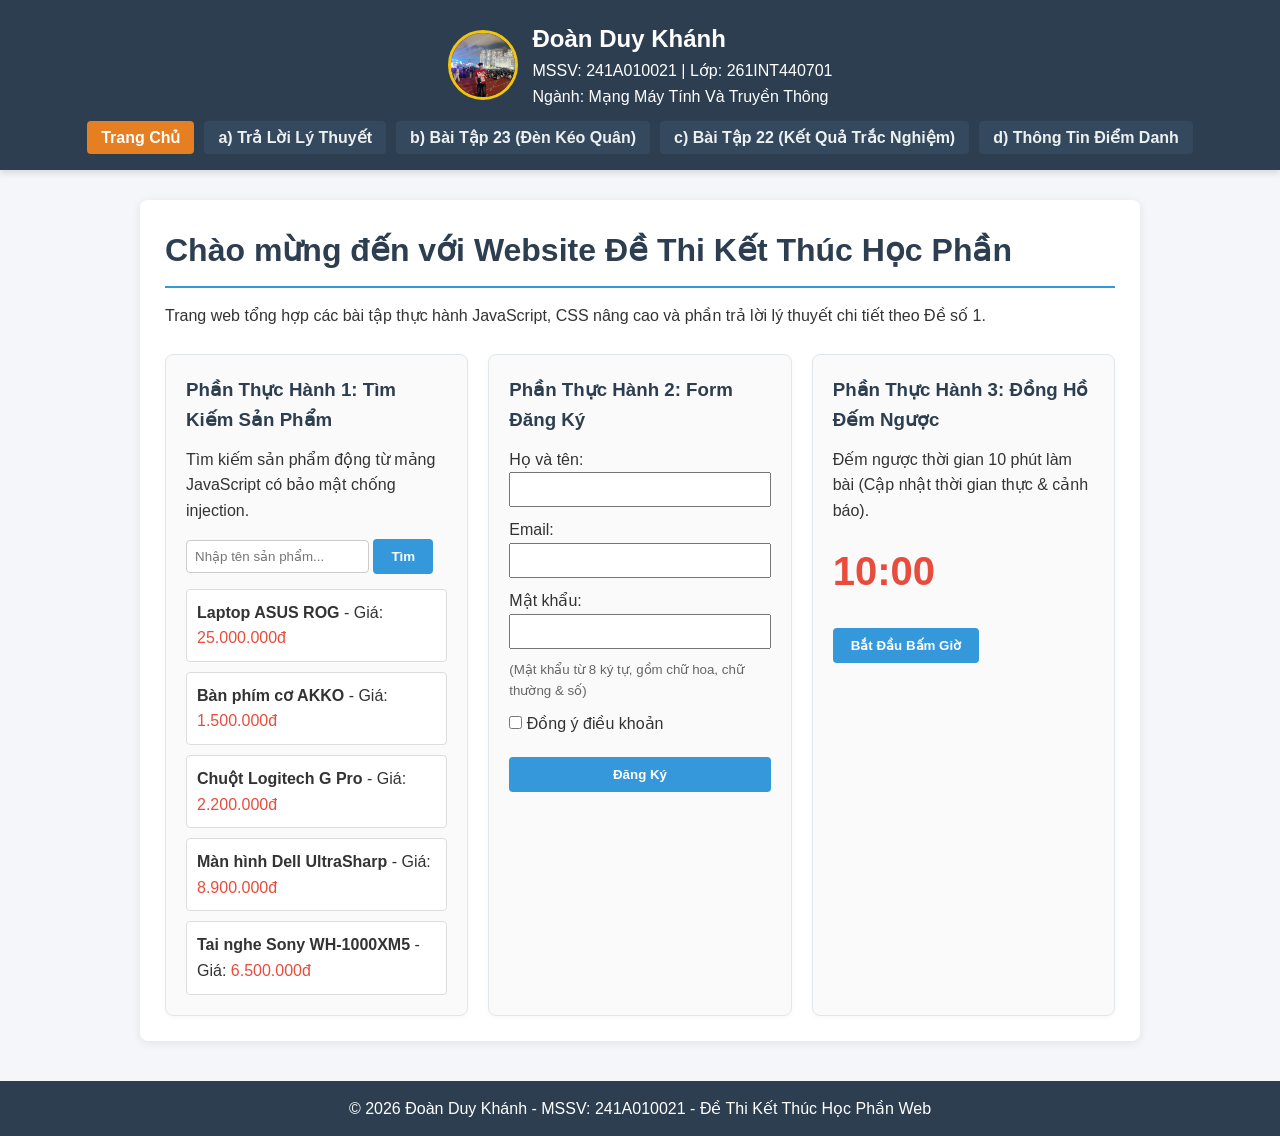
<file: index.html>
<!DOCTYPE html>
<html lang="vi">
<head>
    <meta charset="UTF-8">
    <meta name="viewport" content="width=device-width, initial-scale=1.0">
    <title>Trang Chủ - Đề Thi Kết Thúc Học Phần Web</title>
    <link rel="stylesheet" href="css/style.css">
</head>
<body>
    <header>
        <div class="user-info">
            <img src="images/avatar.jpg" alt="Avatar sinh viên" class="avatar" onerror="this.src='https://via.placeholder.com/70';">
            <div>
                <h2>Đoàn Duy Khánh</h2>
                <p>MSSV: 241A010021 | Lớp: 261INT440701</p>
                <p>Ngành: Mạng Máy Tính Và Truyền Thông</p>
            </div>
        </div>
        <nav class="nav-menu">
            <ul>
                <li><a href="index.html" class="active">Trang Chủ</a></li>
                <li><a href="lythuyet.html">a) Trả Lời Lý Thuyết</a></li>
                <li><a href="baitap23.html">b) Bài Tập 23 (Đèn Kéo Quân)</a></li>
                <li><a href="baitap22.html">c) Bài Tập 22 (Kết Quả Trắc Nghiệm)</a></li>
                <li><a href="diemdanhl.html">d) Thông Tin Điểm Danh</a></li>
            </ul>
        </nav>
    </header>

    <main class="container">
        <h1>Chào mừng đến với Website Đề Thi Kết Thúc Học Phần</h1>
        <p>Trang web tổng hợp các bài tập thực hành JavaScript, CSS nâng cao và phần trả lời lý thuyết chi tiết theo Đề số 1.</p>
        
        <div class="grid-container">
            <!-- Bài tập 1: Danh sách & Tìm kiếm sản phẩm -->
            <div class="card">
                <h3>Phần Thực Hành 1: Tìm Kiếm Sản Phẩm</h3>
                <p>Tìm kiếm sản phẩm động từ mảng JavaScript có bảo mật chống injection.</p>
                <div style="margin: 15px 0;">
                    <input type="text" id="searchInput" placeholder="Nhập tên sản phẩm..." style="padding: 8px; width: 70%; border: 1px solid #ccc; border-radius: 4px;">
                    <button onclick="searchProduct()" class="btn" style="margin-top: 0;">Tìm</button>
                </div>
                <div id="errorMessage" style="color: red; font-weight: bold; margin-bottom: 10px;"></div>
                <div id="productList" style="display: grid; gap: 10px; margin-top: 10px;"></div>
            </div>

            <!-- Bài tập 2: Form Đăng Ký -->
            <div class="card">
                <h3>Phần Thực Hành 2: Form Đăng Ký</h3>
                <form onsubmit="validateAndSave(event)" style="display: flex; flex-direction: column; gap: 10px; text-align: left; max-width: 400px; margin: 0 auto;">
                    <label>Họ và tên: <input type="text" id="fullname" required style="width: 100%; padding: 8px;"></label>
                    <label>Email: <input type="email" id="email" required style="width: 100%; padding: 8px;"></label>
                    <label>Mật khẩu: <input type="password" id="password" required style="width: 100%; padding: 8px;"></label>
                    <small style="color: #666;">(Mật khẩu từ 8 ký tự, gồm chữ hoa, chữ thường & số)</small>
                    <label><input type="checkbox" required> Đồng ý điều khoản</label>
                    <button type="submit" class="btn">Đăng Ký</button>
                </form>
                <div id="formStatus" style="margin-top: 10px;"></div>
            </div>

            <!-- Bài tập 3: Đồng hồ đếm ngược -->
            <div class="card">
                <h3>Phần Thực Hành 3: Đồng Hồ Đếm Ngược</h3>
                <p>Đếm ngược thời gian 10 phút làm bài (Cập nhật thời gian thực & cảnh báo).</p>
                <div id="timerDisplay" style="font-size: 2.5rem; font-weight: bold; color: #e74c3c; margin: 15px 0;">10:00</div>
                <button onclick="startTimer()" class="btn">Bắt Đầu Bấm Giờ</button>
            </div>
        </div>
    </main>

    <footer>
        <p>&copy; 2026 Đoàn Duy Khánh - MSSV: 241A010021 - Đề Thi Kết Thúc Học Phần Web</p>
    </footer>

    <script src="js/script.js"></script>
</body>
</html>
</file>
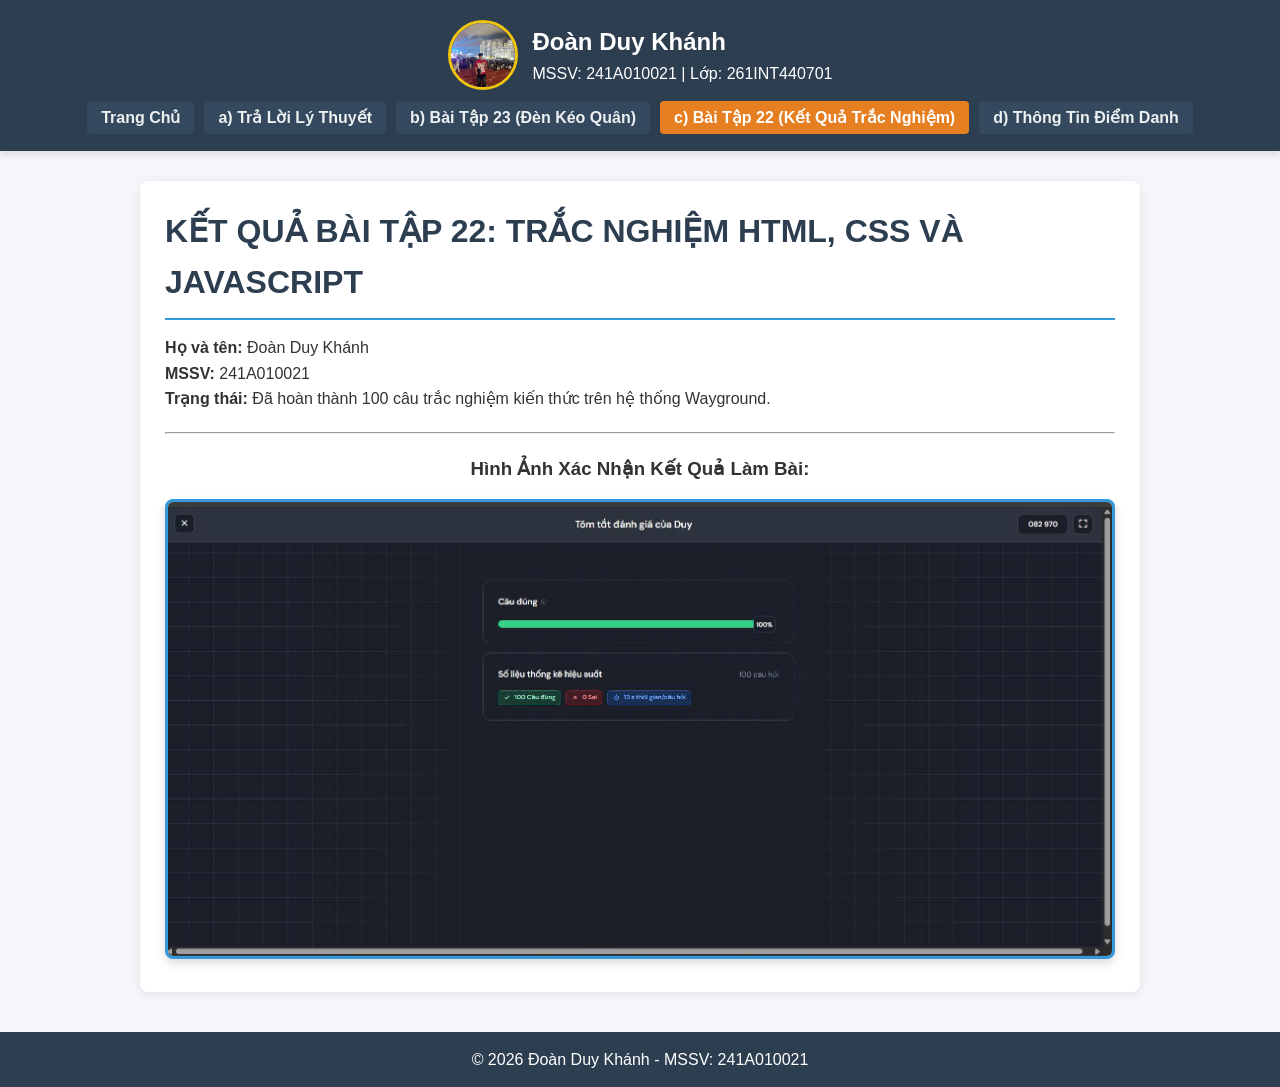
<file: baitap22.html>
<!DOCTYPE html>
<html lang="vi">
<head>
    <meta charset="UTF-8">
    <meta name="viewport" content="width=device-width, initial-scale=1.0">
    <title>c) Bài Tập 22 - Kết Quả Trắc Nghiệm</title>
    <link rel="stylesheet" href="css/style.css">
</head>
<body>
    <header>
        <div class="user-info">
            <img src="images/avatar.jpg" alt="Avatar" class="avatar" onerror="this.src='https://via.placeholder.com/70';">
            <div>
                <h2>Đoàn Duy Khánh</h2>
                <p>MSSV: 241A010021 | Lớp: 261INT440701</p>
            </div>
        </div>
        <nav class="nav-menu">
            <ul>
                <li><a href="index.html">Trang Chủ</a></li>
                <li><a href="lythuyet.html">a) Trả Lời Lý Thuyết</a></li>
                <li><a href="baitap23.html">b) Bài Tập 23 (Đèn Kéo Quân)</a></li>
                <li><a href="baitap22.html" class="active">c) Bài Tập 22 (Kết Quả Trắc Nghiệm)</a></li>
                <li><a href="diemdanhl.html">d) Thông Tin Điểm Danh</a></li>
            </ul>
        </nav>
    </header>

    <main class="container">
        <h1>KẾT QUẢ BÀI TẬP 22: TRẮC NGHIỆM HTML, CSS VÀ JAVASCRIPT</h1>
        <p><strong>Họ và tên:</strong> Đoàn Duy Khánh</p>
        <p><strong>MSSV:</strong> 241A010021</p>
        <p><strong>Trạng thái:</strong> Đã hoàn thành 100 câu trắc nghiệm kiến thức trên hệ thống Wayground.</p>
        <hr style="margin: 20px 0;">

        <div style="text-align: center; margin-top: 20px;">
            <h3>Hình Ảnh Xác Nhận Kết Quả Làm Bài:</h3>
            <img src="images/baitap22.jpg" alt="Kết quả bài tập 22" style="max-width: 100%; height: auto; border: 3px solid #3498db; border-radius: 8px; margin-top: 15px; box-shadow: 0 4px 10px rgba(0,0,0,0.15);" onerror="this.src='https://via.placeholder.com/800x450?text=K%E1%BA%BFt+Qu%E1%BA%A3+B%C3%A0i+T%E1%BA%A1p+22';">
        </div>
    </main>

    <footer>
        <p>&copy; 2026 Đoàn Duy Khánh - MSSV: 241A010021</p>
    </footer>
</body>
</html>
</file>
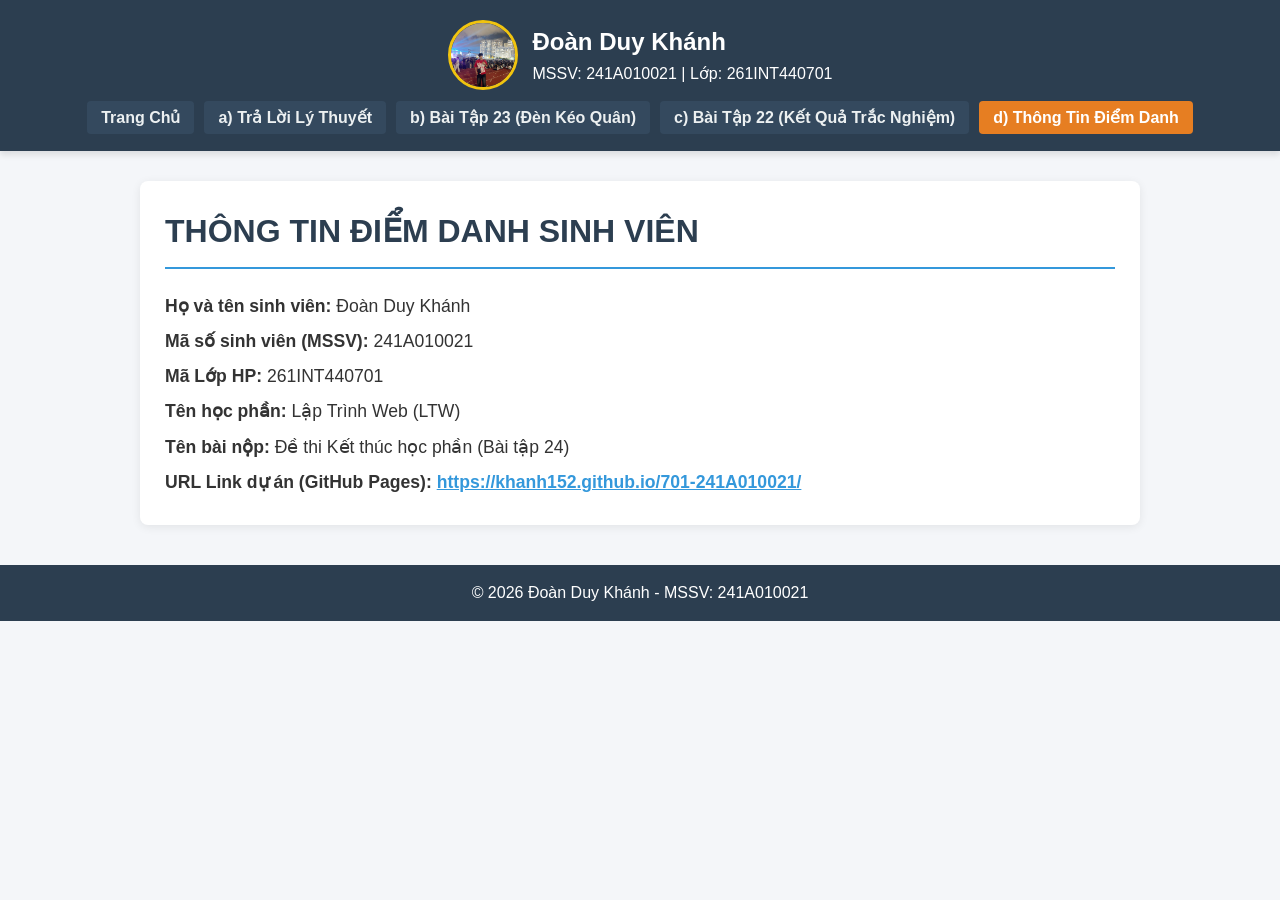
<file: diemdanhl.html>
<!DOCTYPE html>
<html lang="vi">
<head>
    <meta charset="UTF-8">
    <meta name="viewport" content="width=device-width, initial-scale=1.0">
    <title>d) Thông Tin Điểm Danh</title>
    <link rel="stylesheet" href="css/style.css">
</head>
<body>
    <header>
        <div class="user-info">
            <img src="images/avatar.jpg" alt="Avatar" class="avatar" onerror="this.src='https://via.placeholder.com/70';">
            <div>
                <h2>Đoàn Duy Khánh</h2>
                <p>MSSV: 241A010021 | Lớp: 261INT440701</p>
            </div>
        </div>
        <nav class="nav-menu">
            <ul>
                <li><a href="index.html">Trang Chủ</a></li>
                <li><a href="lythuyet.html">a) Trả Lời Lý Thuyết</a></li>
                <li><a href="baitap23.html">b) Bài Tập 23 (Đèn Kéo Quân)</a></li>
                <li><a href="baitap22.html">c) Bài Tập 22 (Kết Quả Trắc Nghiệm)</a></li>
                <li><a href="diemdanhl.html" class="active">d) Thông Tin Điểm Danh</a></li>
            </ul>
        </nav>
    </header>

    <main class="container">
        <h1>THÔNG TIN ĐIỂM DANH SINH VIÊN</h1>
        <div style="line-height: 2; font-size: 1.1rem; margin-top: 20px;">
            <p><strong>Họ và tên sinh viên:</strong> Đoàn Duy Khánh</p>
            <p><strong>Mã số sinh viên (MSSV):</strong> 241A010021</p>
            <p><strong>Mã Lớp HP:</strong> 261INT440701</p>
            <p><strong>Tên học phần:</strong> Lập Trình Web (LTW)</p>
            <p><strong>Tên bài nộp:</strong> Đề thi Kết thúc học phần (Bài tập 24)</p>
            <p><strong>URL Link      dự án (GitHub Pages):</strong> 
                <a href="https://khanh152.github.io/701-241A010021/" target="_blank" style="color: #3498db; font-weight: bold; text-decoration: underline;">https://khanh152.github.io/701-241A010021/</a>
            </p>
        </div>
    </main>

    <footer>
        <p>&copy; 2026 Đoàn Duy Khánh - MSSV: 241A010021</p>
    </footer>
</body>
</html>
</file>
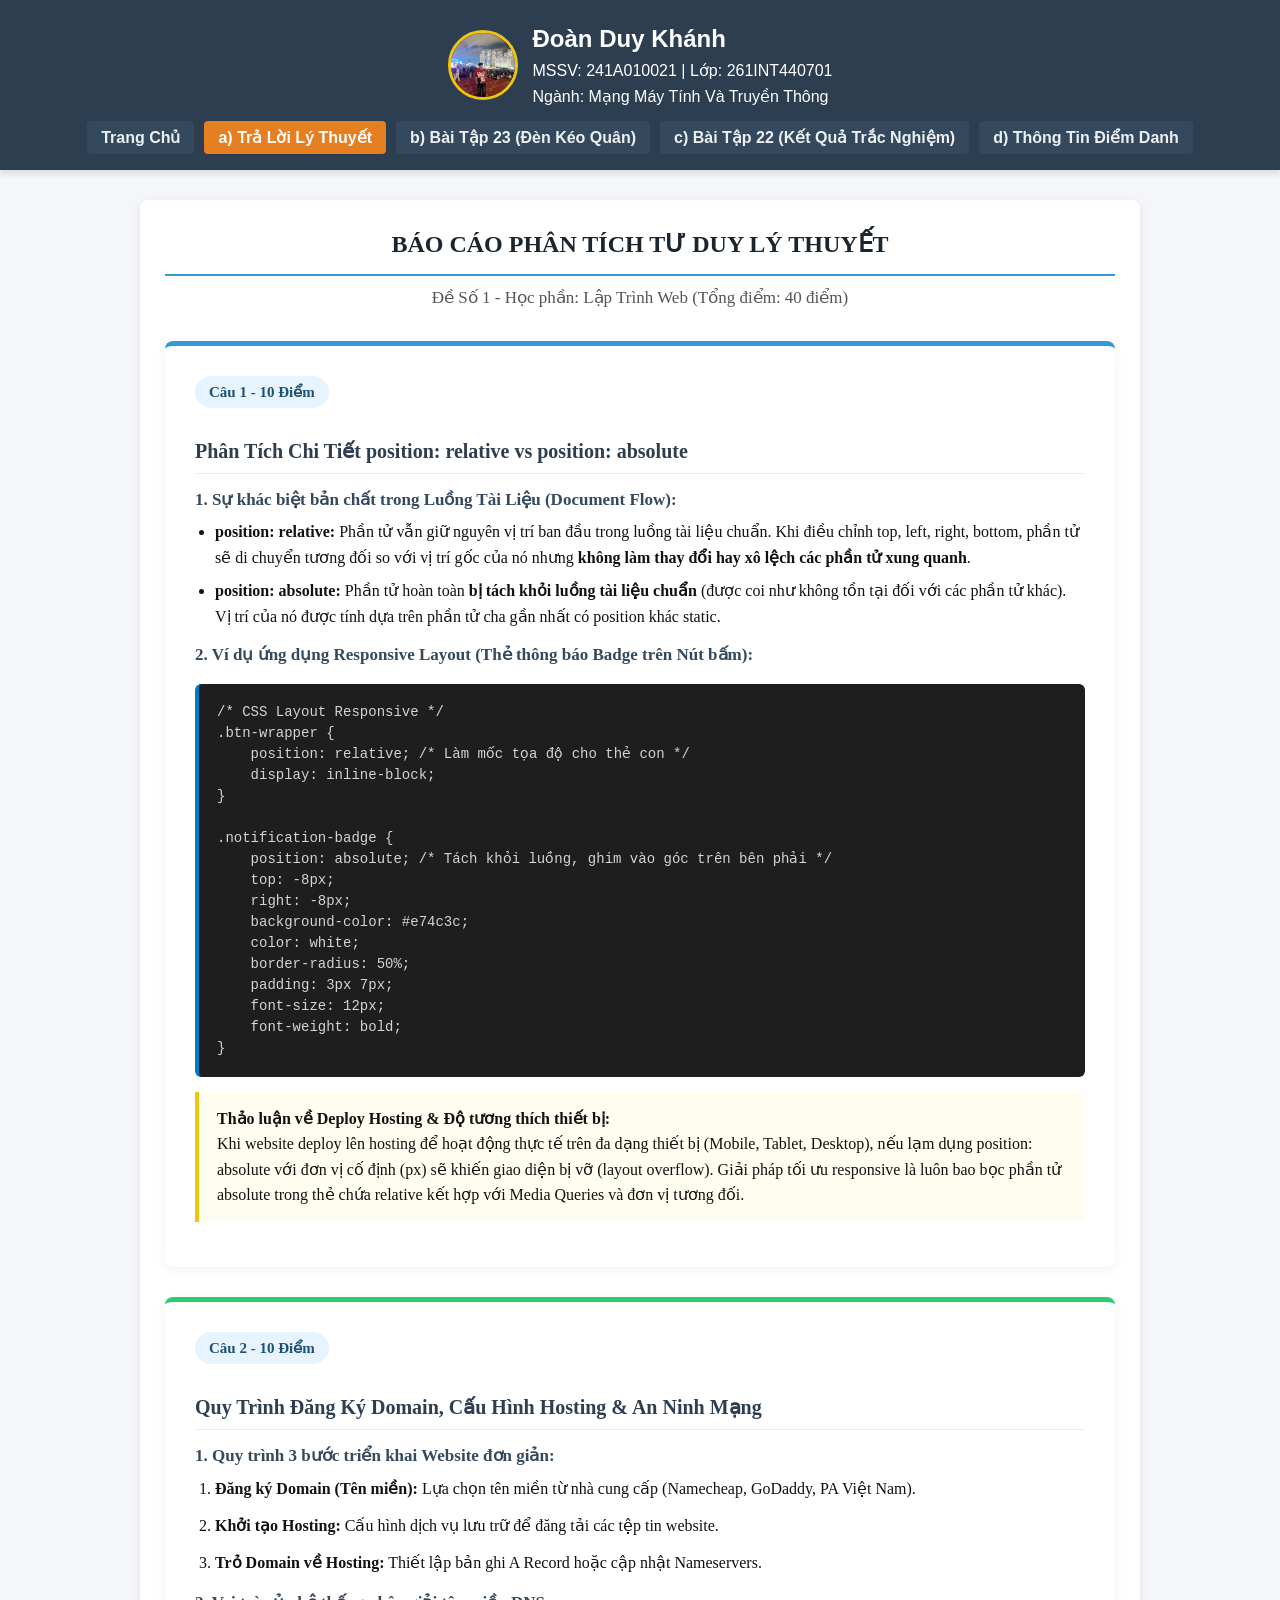
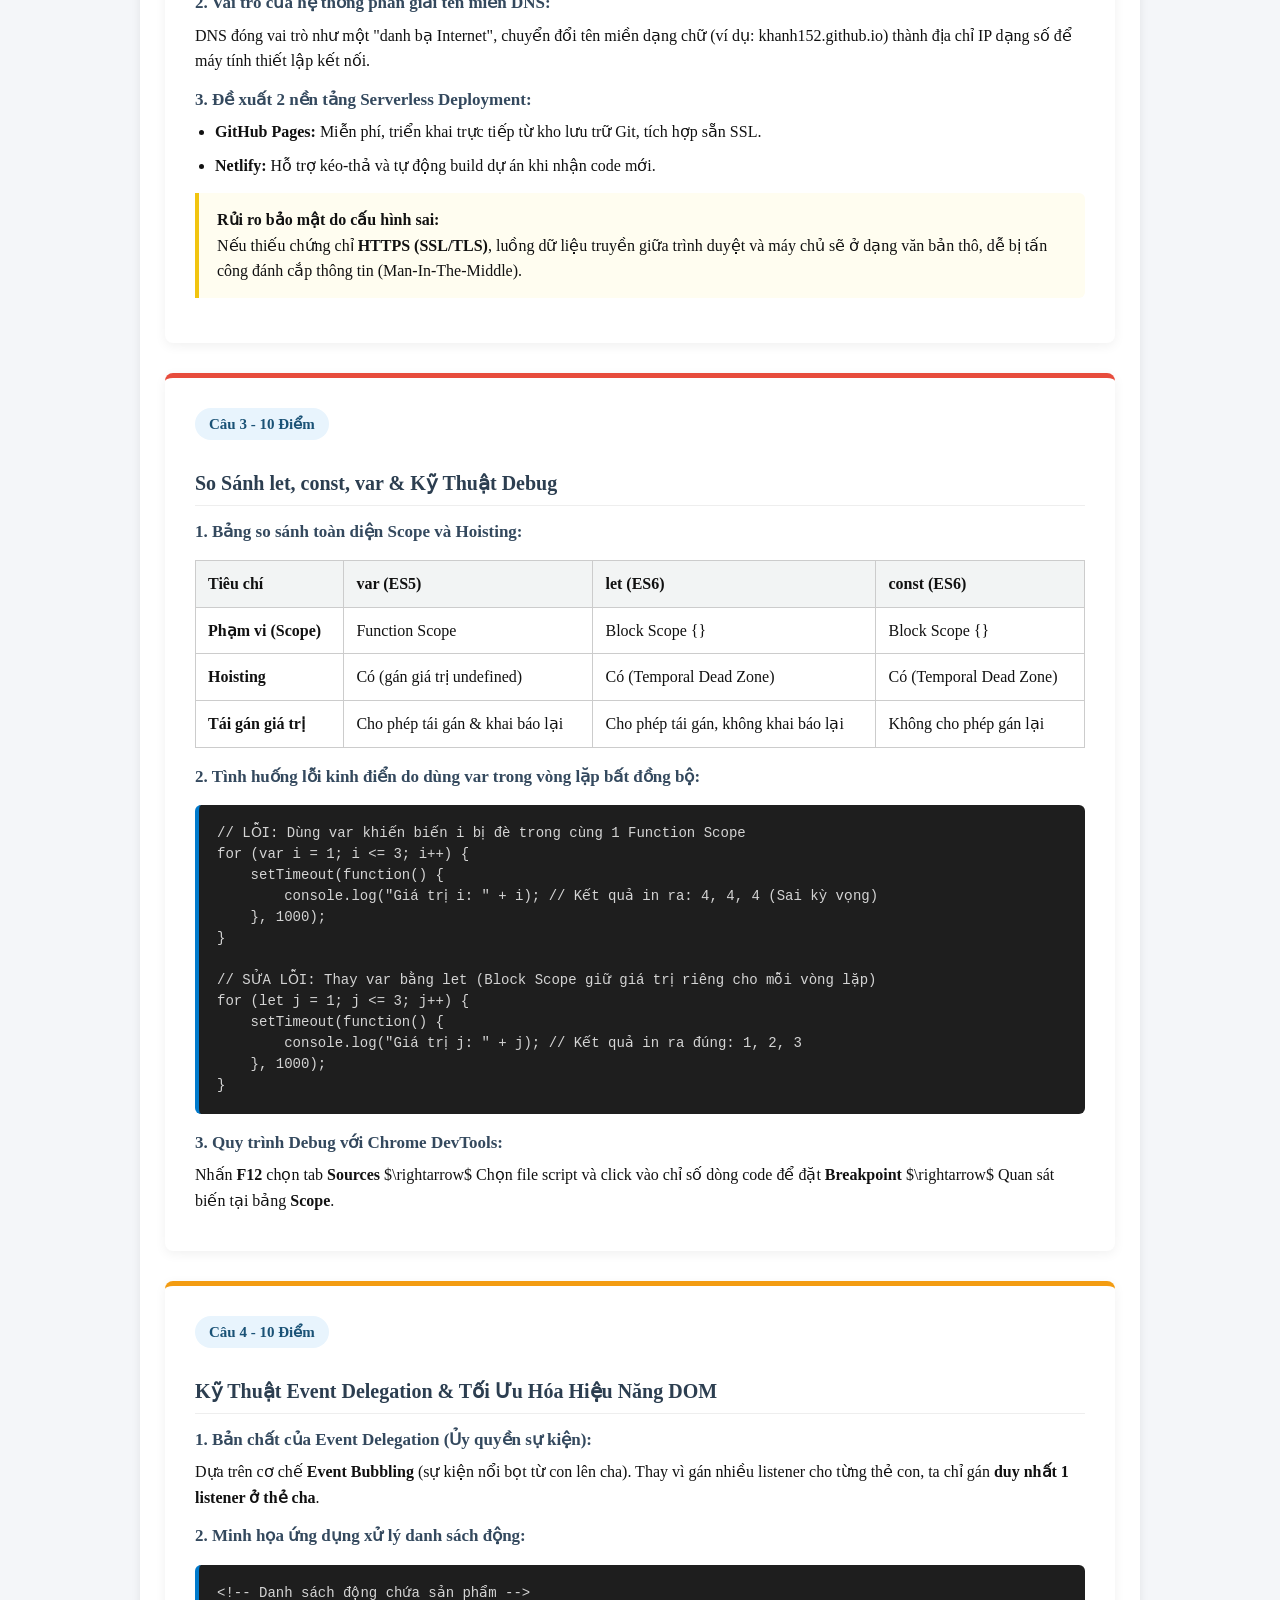
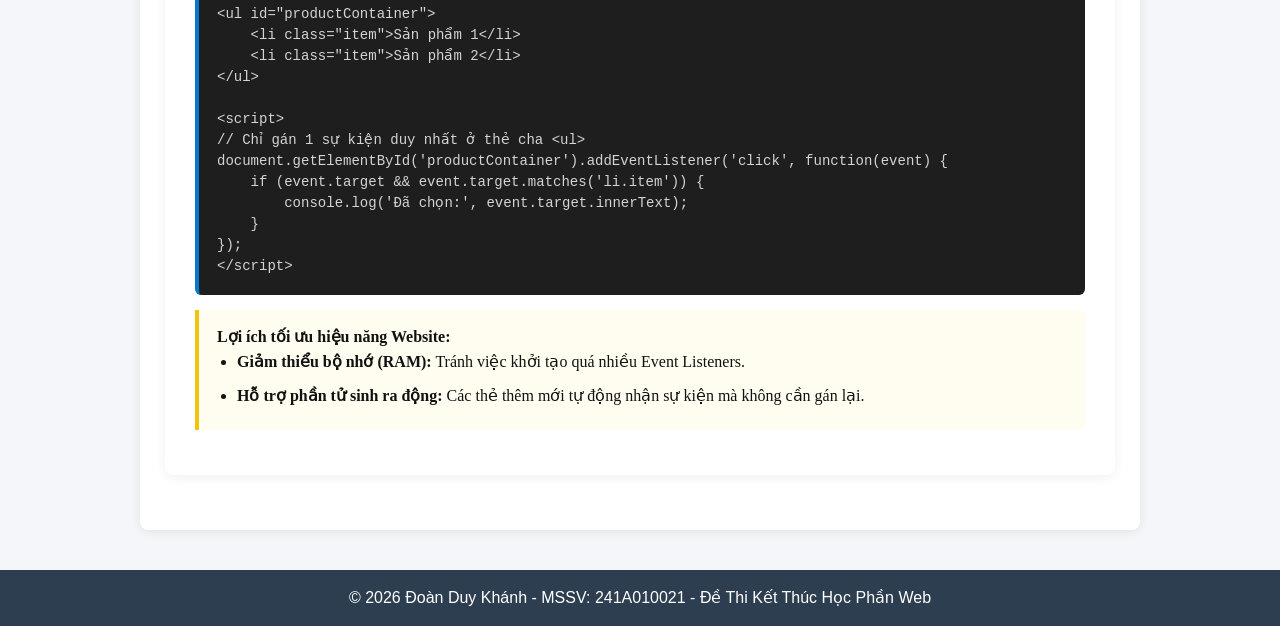
<file: lythuyet.html>
<!DOCTYPE html>
<html lang="vi">
<head>
    <meta charset="UTF-8">
    <meta name="viewport" content="width=device-width, initial-scale=1.0">
    <title>a) Báo Cáo Lý Thuyết Chi Tiết - Đề 1</title>
    <link rel="stylesheet" href="css/style.css">
    <style>
        /* ĐỒNG BỘ PHÔNG CHỮ TIMES NEW ROMAN TOÀN TRANG LÝ THUYẾT */
        .theory-container {
            font-family: 'Times New Roman', Times, serif !important;
            font-size: 16px;
            line-height: 1.6;
            color: #111111;
        }

        .theory-card {
            background: #ffffff;
            border-radius: 8px;
            padding: 30px;
            margin-bottom: 30px;
            box-shadow: 0 3px 12px rgba(0,0,0,0.06);
            border-top: 5px solid #3498db;
        }
        .theory-card.q1 { border-top-color: #3498db; }
        .theory-card.q2 { border-top-color: #2ecc71; }
        .theory-card.q3 { border-top-color: #e74c3c; }
        .theory-card.q4 { border-top-color: #f39c12; }

        .tag-score {
            display: inline-block;
            background: #e8f4fd;
            color: #1a5276;
            padding: 4px 14px;
            border-radius: 20px;
            font-size: 15px;
            font-weight: bold;
            margin-bottom: 12px;
        }

        .theory-container h1 {
            font-size: 24px;
            font-weight: bold;
            color: #1a252f;
            margin-bottom: 8px;
        }

        .theory-container h2 {
            font-size: 20px;
            font-weight: bold;
            color: #2c3e50;
            margin: 15px 0 10px 0;
            border-bottom: 1px solid #eee;
            padding-bottom: 6px;
        }

        .theory-container h3 {
            font-size: 17px;
            font-weight: bold;
            color: #34495e;
            margin: 12px 0 6px 0;
        }

        .theory-container p, .theory-container li {
            font-size: 16px;
            margin-bottom: 8px;
        }

        /* Giữ phông mã nguồn cho khối code để dễ đọc nhưng đồng bộ kích thước */
        .code-block {
            background: #1e1e1e;
            color: #d4d4d4;
            padding: 18px;
            border-radius: 6px;
            font-family: 'Consolas', 'Courier New', monospace;
            font-size: 14px;
            line-height: 1.5;
            overflow-x: auto;
            margin: 15px 0;
            border-left: 4px solid #007acc;
            white-space: pre-wrap;
        }

        .highlight-box {
            background: #fffdf0;
            border-left: 4px solid #f1c40f;
            padding: 14px 18px;
            margin: 15px 0;
            border-radius: 0 6px 6px 0;
            font-size: 16px;
        }

        .custom-table {
            width: 100%;
            border-collapse: collapse;
            margin: 15px 0;
            font-size: 16px;
        }
        .custom-table th, .custom-table td {
            border: 1px solid #cccccc;
            padding: 10px 12px;
            text-align: left;
        }
        .custom-table th {
            background-color: #f2f4f4;
            color: #111111;
            font-weight: bold;
        }

        /* Đồng bộ thẻ code inline không bị to nhỏ bất thường */
        .theory-container code {
            font-family: 'Times New Roman', Times, serif;
            font-weight: bold;
            font-size: 16px;
            color: #c0392b;
        }
        .code-block code {
            font-family: 'Consolas', 'Courier New', monospace !important;
            font-weight: normal;
            font-size: 14px;
            color: #d4d4d4;
        }
    </style>
</head>
<body>
    <header>
        <div class="user-info">
            <img src="images/avatar.jpg" alt="Avatar" class="avatar" onerror="this.src='https://via.placeholder.com/70';">
            <div>
                <h2>Đoàn Duy Khánh</h2>
                <p>MSSV: 241A010021 | Lớp: 261INT440701</p>
                <p>Ngành: Mạng Máy Tính Và Truyền Thông</p>
            </div>
        </div>
        <nav class="nav-menu">
            <ul>
                <li><a href="index.html">Trang Chủ</a></li>
                <li><a href="lythuyet.html" class="active">a) Trả Lời Lý Thuyết</a></li>
                <li><a href="baitap23.html">b) Bài Tập 23 (Đèn Kéo Quân)</a></li>
                <li><a href="baitap22.html">c) Bài Tập 22 (Kết Quả Trắc Nghiệm)</a></li>
                <li><a href="diemdanhl.html">d) Thông Tin Điểm Danh</a></li>
            </ul>
        </nav>
    </header>

    <main class="container theory-container">
        <div style="text-align: center; margin-bottom: 30px;">
            <h1>BÁO CÁO PHÂN TÍCH TƯ DUY LÝ THUYẾT</h1>
            <p style="color: #555555; font-size: 17px;">Đề Số 1 - Học phần: Lập Trình Web (Tổng điểm: 40 điểm)</p>
        </div>

        <!-- CÂU 1 -->
        <article class="theory-card q1">
            <span class="tag-score">Câu 1 - 10 Điểm</span>
            <h2>Phân Tích Chi Tiết position: relative vs position: absolute</h2>
            
            <h3>1. Sự khác biệt bản chất trong Luồng Tài Liệu (Document Flow):</h3>
            <ul style="margin-left: 20px;">
                <li><strong>position: relative:</strong> Phần tử vẫn giữ nguyên vị trí ban đầu trong luồng tài liệu chuẩn. Khi điều chỉnh top, left, right, bottom, phần tử sẽ di chuyển tương đối so với vị trí gốc của nó nhưng <strong>không làm thay đổi hay xô lệch các phần tử xung quanh</strong>.</li>
                <li><strong>position: absolute:</strong> Phần tử hoàn toàn <strong>bị tách khỏi luồng tài liệu chuẩn</strong> (được coi như không tồn tại đối với các phần tử khác). Vị trí của nó được tính dựa trên phần tử cha gần nhất có position khác static.</li>
            </ul>

            <h3>2. Ví dụ ứng dụng Responsive Layout (Thẻ thông báo Badge trên Nút bấm):</h3>
            <pre class="code-block"><code>/* CSS Layout Responsive */
.btn-wrapper {
    position: relative; /* Làm mốc tọa độ cho thẻ con */
    display: inline-block;
}

.notification-badge {
    position: absolute; /* Tách khỏi luồng, ghim vào góc trên bên phải */
    top: -8px;
    right: -8px;
    background-color: #e74c3c;
    color: white;
    border-radius: 50%;
    padding: 3px 7px;
    font-size: 12px;
    font-weight: bold;
}</code></pre>

            <div class="highlight-box">
                <strong>Thảo luận về Deploy Hosting & Độ tương thích thiết bị:</strong><br>
                Khi website deploy lên hosting để hoạt động thực tế trên đa dạng thiết bị (Mobile, Tablet, Desktop), nếu lạm dụng position: absolute với đơn vị cố định (px) sẽ khiến giao diện bị vỡ (layout overflow). Giải pháp tối ưu responsive là luôn bao bọc phần tử absolute trong thẻ chứa relative kết hợp với Media Queries và đơn vị tương đối.
            </div>
        </article>

        <!-- CÂU 2 -->
        <article class="theory-card q2">
            <span class="tag-score">Câu 2 - 10 Điểm</span>
            <h2>Quy Trình Đăng Ký Domain, Cấu Hình Hosting & An Ninh Mạng</h2>
            
            <h3>1. Quy trình 3 bước triển khai Website đơn giản:</h3>
            <ol style="margin-left: 20px; line-height: 1.8;">
                <li><strong>Đăng ký Domain (Tên miền):</strong> Lựa chọn tên miền từ nhà cung cấp (Namecheap, GoDaddy, PA Việt Nam).</li>
                <li><strong>Khởi tạo Hosting:</strong> Cấu hình dịch vụ lưu trữ để đăng tải các tệp tin website.</li>
                <li><strong>Trỏ Domain về Hosting:</strong> Thiết lập bản ghi A Record hoặc cập nhật Nameservers.</li>
            </ol>

            <h3>2. Vai trò của hệ thống phân giải tên miền DNS:</h3>
            <p>DNS đóng vai trò như một "danh bạ Internet", chuyển đổi tên miền dạng chữ (ví dụ: khanh152.github.io) thành địa chỉ IP dạng số để máy tính thiết lập kết nối.</p>

            <h3>3. Đề xuất 2 nền tảng Serverless Deployment:</h3>
            <ul style="margin-left: 20px;">
                <li><strong>GitHub Pages:</strong> Miễn phí, triển khai trực tiếp từ kho lưu trữ Git, tích hợp sẵn SSL.</li>
                <li><strong>Netlify:</strong> Hỗ trợ kéo-thả và tự động build dự án khi nhận code mới.</li>
            </ul>

            <div class="highlight-box">
                <strong>Rủi ro bảo mật do cấu hình sai:</strong><br>
                Nếu thiếu chứng chỉ <strong>HTTPS (SSL/TLS)</strong>, luồng dữ liệu truyền giữa trình duyệt và máy chủ sẽ ở dạng văn bản thô, dễ bị tấn công đánh cắp thông tin (Man-In-The-Middle).
            </div>
        </article>

        <!-- CÂU 3 -->
        <article class="theory-card q3">
            <span class="tag-score">Câu 3 - 10 Điểm</span>
            <h2>So Sánh let, const, var & Kỹ Thuật Debug</h2>

            <h3>1. Bảng so sánh toàn diện Scope và Hoisting:</h3>
            <table class="custom-table">
                <thead>
                    <tr>
                        <th>Tiêu chí</th>
                        <th>var (ES5)</th>
                        <th>let (ES6)</th>
                        <th>const (ES6)</th>
                    </tr>
                </thead>
                <tbody>
                    <tr>
                        <td><strong>Phạm vi (Scope)</strong></td>
                        <td>Function Scope</td>
                        <td>Block Scope {}</td>
                        <td>Block Scope {}</td>
                    </tr>
                    <tr>
                        <td><strong>Hoisting</strong></td>
                        <td>Có (gán giá trị undefined)</td>
                        <td>Có (Temporal Dead Zone)</td>
                        <td>Có (Temporal Dead Zone)</td>
                    </tr>
                    <tr>
                        <td><strong>Tái gán giá trị</strong></td>
                        <td>Cho phép tái gán & khai báo lại</td>
                        <td>Cho phép tái gán, không khai báo lại</td>
                        <td>Không cho phép gán lại</td>
                    </tr>
                </tbody>
            </table>

            <h3>2. Tình huống lỗi kinh điển do dùng var trong vòng lặp bất đồng bộ:</h3>
            <pre class="code-block"><code>// LỖI: Dùng var khiến biến i bị đè trong cùng 1 Function Scope
for (var i = 1; i <= 3; i++) {
    setTimeout(function() {
        console.log("Giá trị i: " + i); // Kết quả in ra: 4, 4, 4 (Sai kỳ vọng)
    }, 1000);
}

// SỬA LỖI: Thay var bằng let (Block Scope giữ giá trị riêng cho mỗi vòng lặp)
for (let j = 1; j <= 3; j++) {
    setTimeout(function() {
        console.log("Giá trị j: " + j); // Kết quả in ra đúng: 1, 2, 3
    }, 1000);
}</code></pre>

            <h3>3. Quy trình Debug với Chrome DevTools:</h3>
            <p>Nhấn <strong>F12</strong> chọn tab <strong>Sources</strong> $\rightarrow$ Chọn file script và click vào chỉ số dòng code để đặt <strong>Breakpoint</strong> $\rightarrow$ Quan sát biến tại bảng <strong>Scope</strong>.</p>
        </article>

        <!-- CÂU 4 -->
        <article class="theory-card q4">
            <span class="tag-score">Câu 4 - 10 Điểm</span>
            <h2>Kỹ Thuật Event Delegation & Tối Ưu Hóa Hiệu Năng DOM</h2>

            <h3>1. Bản chất của Event Delegation (Ủy quyền sự kiện):</h3>
            <p>Dựa trên cơ chế <strong>Event Bubbling</strong> (sự kiện nổi bọt từ con lên cha). Thay vì gán nhiều listener cho từng thẻ con, ta chỉ gán <strong>duy nhất 1 listener ở thẻ cha</strong>.</p>

            <h3>2. Minh họa ứng dụng xử lý danh sách động:</h3>
            <pre class="code-block"><code>&lt;!-- Danh sách động chứa sản phẩm --&gt;
&lt;ul id="productContainer"&gt;
    &lt;li class="item"&gt;Sản phẩm 1&lt;/li&gt;
    &lt;li class="item"&gt;Sản phẩm 2&lt;/li&gt;
&lt;/ul&gt;

&lt;script&gt;
// Chỉ gán 1 sự kiện duy nhất ở thẻ cha &lt;ul&gt;
document.getElementById('productContainer').addEventListener('click', function(event) {
    if (event.target &amp;&amp; event.target.matches('li.item')) {
        console.log('Đã chọn:', event.target.innerText);
    }
});
&lt;/script&gt;</code></pre>

            <div class="highlight-box">
                <strong>Lợi ích tối ưu hiệu năng Website:</strong>
                <ul style="margin-left: 20px;">
                    <li><strong>Giảm thiểu bộ nhớ (RAM):</strong> Tránh việc khởi tạo quá nhiều Event Listeners.</li>
                    <li><strong>Hỗ trợ phần tử sinh ra động:</strong> Các thẻ thêm mới tự động nhận sự kiện mà không cần gán lại.</li>
                </ul>
            </div>
        </article>
    </main>

    <footer>
        <p>&copy; 2026 Đoàn Duy Khánh - MSSV: 241A010021 - Đề Thi Kết Thúc Học Phần Web</p>
    </footer>
</body>
</html>
</file>
<file: css/style.css>
/* RESET BÀN PHÍM VÀ LƯỚI KHUNG GIAO DIỆN */
* {
    box-sizing: border-box;
    margin: 0;
    padding: 0;
}

body {
    font-family: 'Segoe UI', Tahoma, Geneva, Verdana, sans-serif;
    background-color: #f4f6f9;
    color: #333;
    line-height: 1.6;
}

/* HEADER VÀ THANH MENU ĐIỀU HƯỚNG */
header {
    background: #2c3e50;
    color: white;
    padding: 20px 10px;
    box-shadow: 0 4px 6px rgba(0,0,0,0.1);
}

.user-info {
    display: flex;
    align-items: center;
    justify-content: center;
    gap: 15px;
    max-width: 1000px;
    margin: 0 auto 15px auto;
}

.avatar {
    width: 70px;
    height: 70px;
    border-radius: 50%;
    object-fit: cover;
    border: 3px solid #f1c40f;
}

.nav-menu ul {
    list-style: none;
    display: flex;
    justify-content: center;
    gap: 10px;
    padding: 0;
    margin: 0;
    flex-wrap: wrap;
}

.nav-menu a {
    color: #ecf0f1;
    text-decoration: none;
    padding: 8px 14px;
    border-radius: 4px;
    font-weight: 600;
    background-color: #34495e;
    transition: all 0.3s ease;
}

.nav-menu a:hover, .nav-menu a.active {
    background-color: #e67e22;
    color: white;
}

/* KHUNG NỘI DUNG CHÍNH (CONTAINER) */
.container {
    max-width: 1000px;
    margin: 30px auto;
    padding: 25px;
    background: white;
    border-radius: 8px;
    box-shadow: 0 2px 10px rgba(0,0,0,0.08);
}

.container h1 {
    color: #2c3e50;
    margin-bottom: 15px;
    border-bottom: 2px solid #3498db;
    padding-bottom: 10px;
}

/* KHUNG LƯỚI BÀI TẬP (RESPONSIVE GRID) */
.grid-container {
    display: grid;
    grid-template-columns: repeat(auto-fit, minmax(280px, 1fr));
    gap: 20px;
    margin-top: 25px;
}

.card {
    border: 1px solid #e1e8ed;
    padding: 20px;
    border-radius: 8px;
    background: #fafafa;
    box-shadow: 0 2px 5px rgba(0,0,0,0.03);
}

.card h3 {
    color: #2c3e50;
    margin-bottom: 12px;
}

/* NÚT BẤM CỦA TRANG WEB */
.btn {
    display: inline-block;
    padding: 10px 18px;
    background: #3498db;
    color: white;
    text-decoration: none;
    border-radius: 4px;
    border: none;
    cursor: pointer;
    font-weight: bold;
    margin-top: 10px;
    transition: background 0.3s;
}

.btn:hover {
    background: #2980b9;
}

/* FOOTER */
footer {
    text-align: center;
    padding: 15px;
    background: #2c3e50;
    color: white;
    margin-top: 40px;
}

/* ANIMATION CẢNH BÁO CHO ĐỒNG HỒ ĐẾM NGƯỢC < 1 PHÚT */
.warning-animation {
    animation: blink 1s infinite alternate;
}

@keyframes blink {
    from { color: #e74c3c; transform: scale(1); }
    to { color: #c0392b; transform: scale(1.1); }
}
</file>
